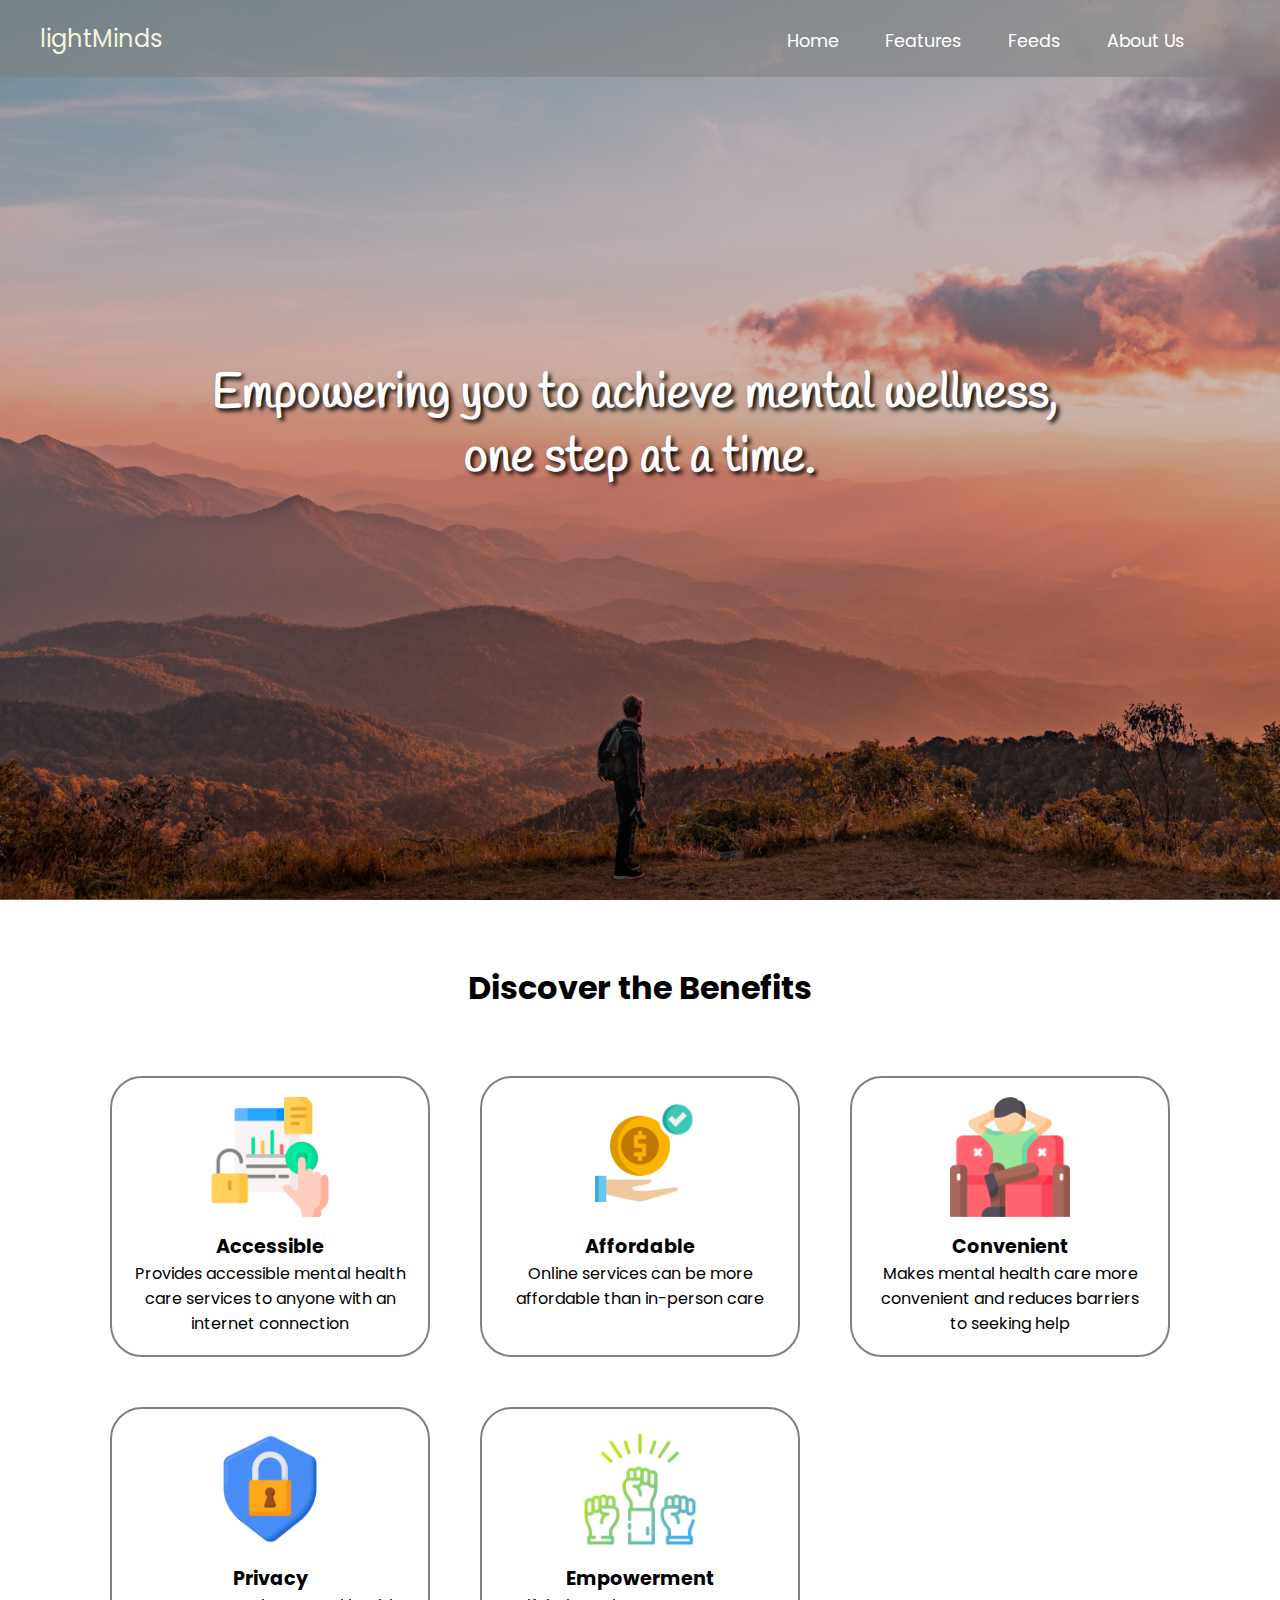
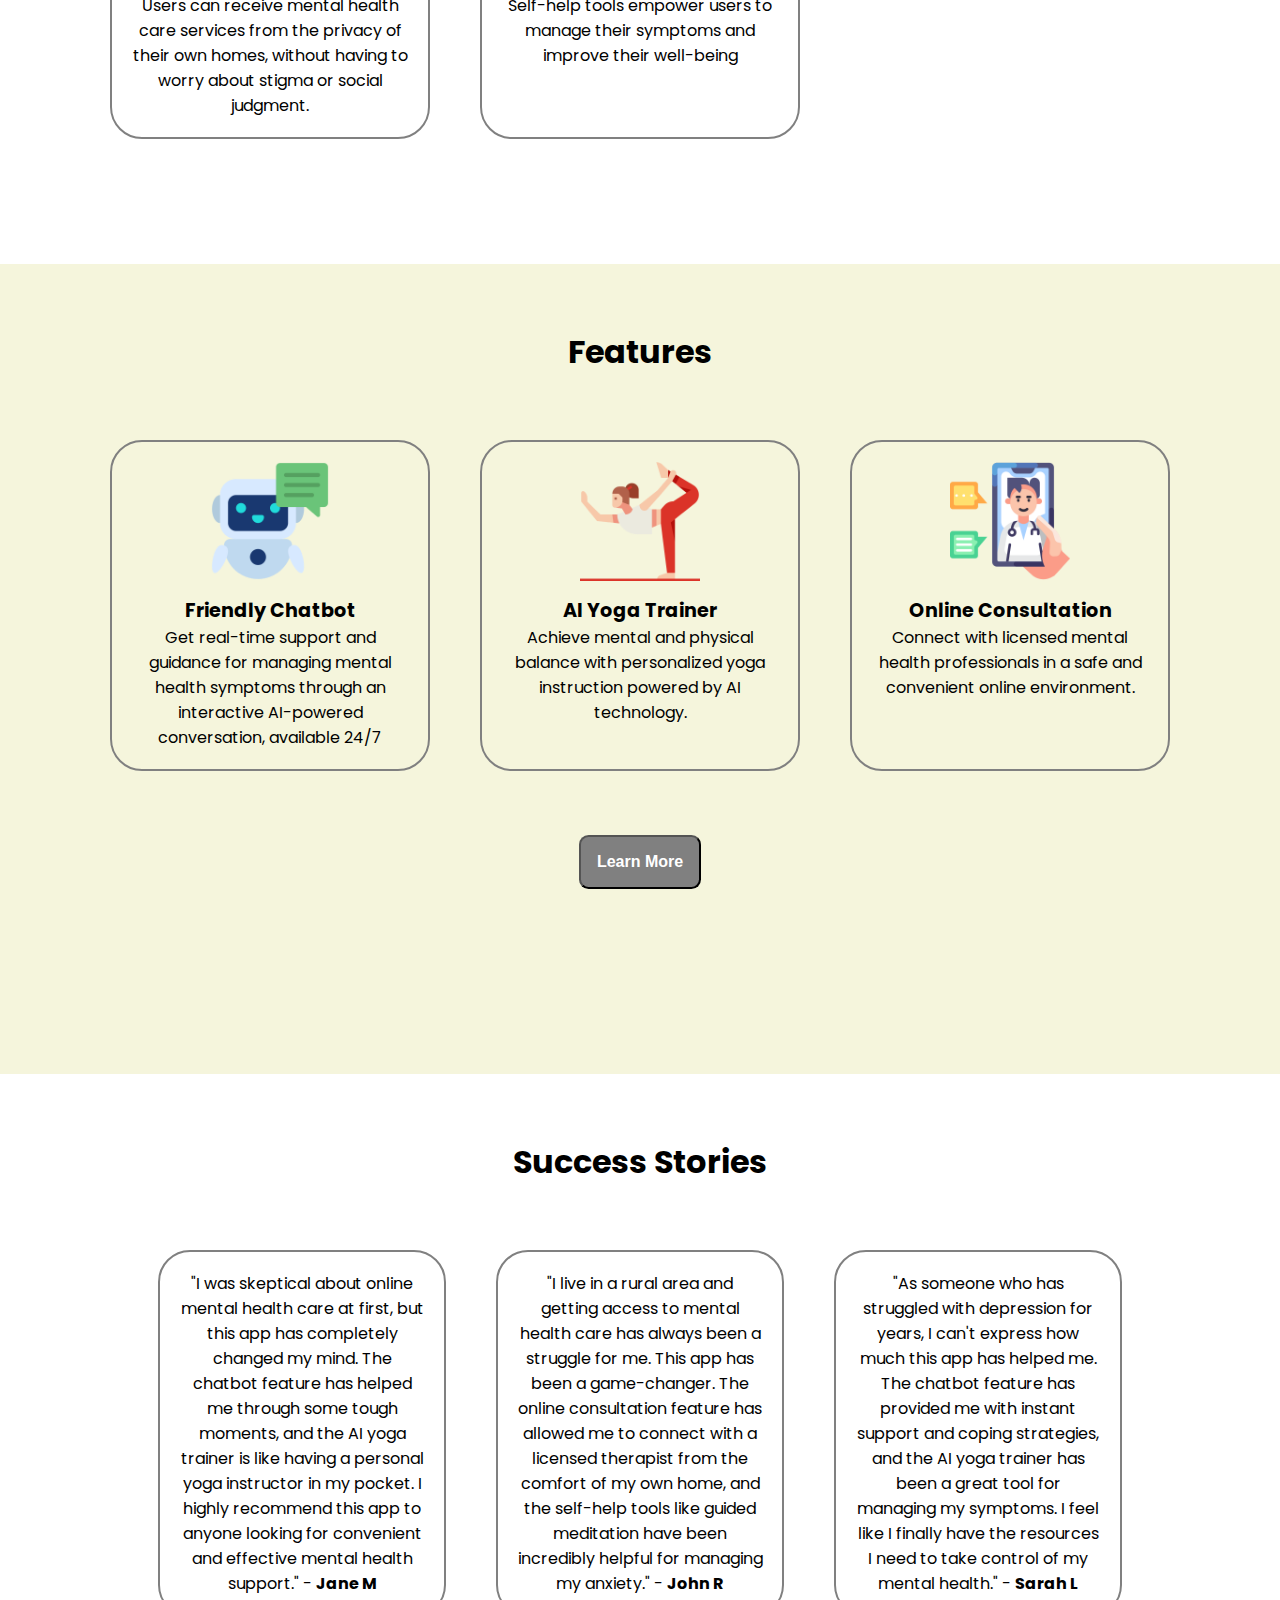
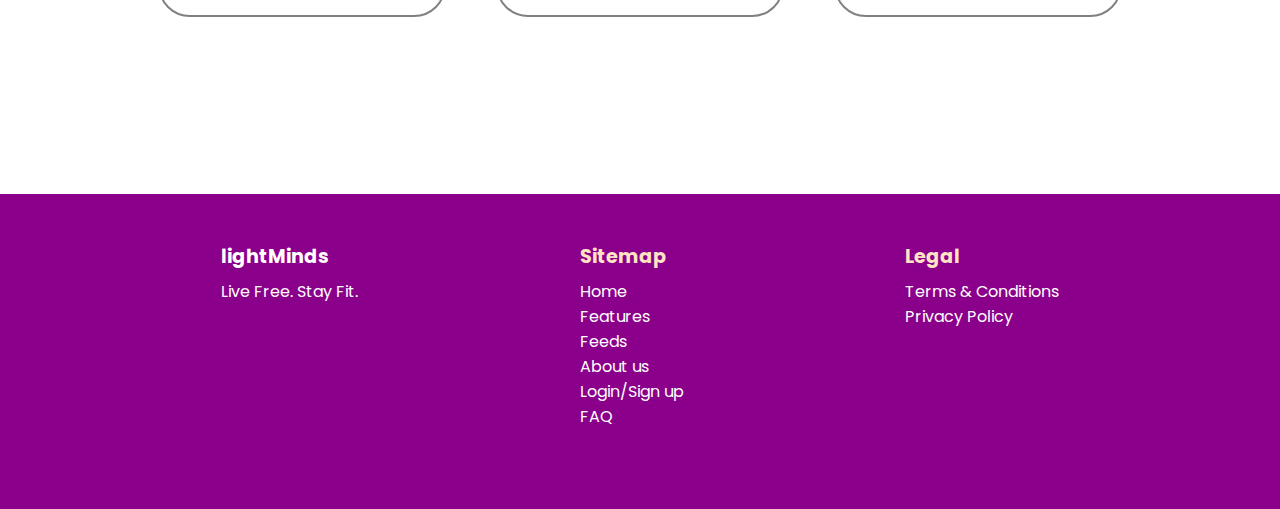
<file: index.html>
<!DOCTYPE html>
<html lang="en">
<head>
    <meta charset="UTF-8">
    <meta http-equiv="X-UA-Compatible" content="IE=edge">
    <meta name="viewport" content="width=device-width, initial-scale=1.0">
    <link rel="preconnect" href="https://fonts.googleapis.com">
    <link rel="preconnect" href="https://fonts.gstatic.com" crossorigin>
    <link href="https://fonts.googleapis.com/css2?family=Handlee&family=Poppins&display=swap" rel="stylesheet">
    <link rel="stylesheet" href="css/home.css">
    <title>Home Page</title>
</head>
<body>
    
    <main class="hero-img">
        <header>
            <a class="logo" href="home.html">light<span class="logo-span">Minds</span></a>
            <nav>
                <ul>
                    <li><a href="index.html">Home</a></li>
                    <li><a href="features.html">Features</a></li>
                    <li><a href="feeds.html">Feeds</a></li>
                    <li><a href="about.html">About Us</a></li>
                </ul>
            </nav>
        </header>
        <section class="hero">
            <pre>
                <h1>Empowering you to achieve mental wellness, 
one step at a time.</h1>
            </pre>
            </section>
  
        </main>        
    <section class="benefits">
        <h3>Discover the Benefits</h3>
        <div class="benefits-container">
                <div class="benefit-one">
                    <img width="120" height="120" src="images/home/easy-access.png" alt="">
                    <div class="desc">
                        <p class="bold-text">Accessible</p>
                        <p>Provides accessible mental health care services to anyone with an internet connection</p>
                    </div>
                </div>
                <div class="benefit-two"> 
                    <img width="120" height="120" src="images/home/affordable.png" alt="">
                    <div class="desc">
                        <p class="bold-text">Affordable</p>
                        <p>Online services can be more affordable than in-person care</p>
                    </div>
                </div>
                <div class="benefit-three">
                    <img width="120" height="120" src="images/home/convenient.png" alt="">
                    <div class="desc">
                        <p class="bold-text">Convenient</p>
                        <p> Makes mental health care more convenient and reduces barriers to seeking help</p>
                    </div>
                </div>
                <div class="benefit-four">
                    <img width="120" height="120" src="images/home/privacy.png" alt="">
                    <div class="desc">
                        <p class="bold-text">Privacy</p>
                        <p> Users can receive mental health care services from the privacy of their own homes, without having to worry about stigma or social judgment.</p>
                    </div>
                </div>
                <div class="benefit-five">
                    <img width="120" height="120" src="images/home/protest.png" alt="">
                    <div class="desc">
                        <p class="bold-text">Empowerment</p>
                        <p>Self-help tools empower users to manage their symptoms and improve their well-being</p>
                    </div>
                </div>
        </div>
    </section>
    <section class="features">
        <h3>Features</h3>
        <div class="features-container">
            <div class="feature one">
                <img width="120" height="120" src="images/home/chatbot.png" alt="">
                <div class="desc">
                    <p class="bold-text">Friendly Chatbot</p>
                    <p>Get real-time support and guidance for managing mental health symptoms through an interactive AI-powered conversation, available 24/7</p>
                </div>
            </div>

            <div class="feature two">
                <img width="120" height="120" src="images/home/yoga.png" alt="">
                <div class="desc">
                    <p class="bold-text">AI Yoga Trainer</p>
                    <p> Achieve mental and physical balance with personalized yoga instruction powered by AI technology.</p>
                </div>
            </div>

            <div class="feature three">
                <img width="120" height="120" src="images/home/online.png" alt="">
                <div class="desc">
                    <p class="bold-text">Online Consultation</p>
                    <p>Connect with licensed mental health professionals in a safe and convenient online environment.</p>
                </div>
            </div>
        </div>
        <div class="center">
            <button><a href="features.html">Learn More</a></button>
        </div>
    </section>
    <section class="testimonials">
        <h3>Success Stories</h3>
        <div class="testimonials-container">
            <div>
                <p>"I was skeptical about online mental health care at first, but this app has completely changed my mind. The chatbot feature has helped me through some tough moments, and the AI yoga trainer is like having a personal yoga instructor in my pocket. I highly recommend this app to anyone looking for convenient and effective mental health support." - <span class="user">Jane M</span></p>
            </div>
            <div>
                <p>"I live in a rural area and getting access to mental health care has always been a struggle for me. This app has been a game-changer. The online consultation feature has allowed me to connect with a licensed therapist from the comfort of my own home, and the self-help tools like guided meditation have been incredibly helpful for managing my anxiety." - <span class="user">John R</span></p>
            </div>
            <div>
                <p>"As someone who has struggled with depression for years, I can't express how much this app has helped me. The chatbot feature has provided me with instant support and coping strategies, and the AI yoga trainer has been a great tool for managing my symptoms. I feel like I finally have the resources I need to take control of my mental health." - <span class="user">Sarah L</span></p>
            </div>
        </div>
    </section>
    
    <footer>
        <div class="footer-container">
            <div>
                <a class="bold-text header" href="home.html">lightMinds</a>
                <div class="desc">
                    <p> Live Free. Stay Fit.</p>
                </div>
            </div>
            <div>
                <p class="bold-text header">Sitemap</p>
                <div class="desc">
                    <ul>
                        <li><a href="home.html">Home</a></li>
                        <li><a href="features.html">Features</a></li>
                        <li><a href="feeds.html">Feeds</a></li>
                        <li><a href="about.html">About us</a></li>
                        <li><a href="login.html">Login/Sign up</a></li>
                        <li><a href="faq.html">FAQ</a></li>
                    </ul>
                </div>
            </div>
            <div>
                <p class="bold-text header">Legal</p>
                <div class="desc">
                    <p><a href="">Terms & Conditions</a></p>
                    <p><a href="">Privacy Policy</a></p>
                </div>
            </div>
        </div>
    </footer>
</body>
</html>
</file>
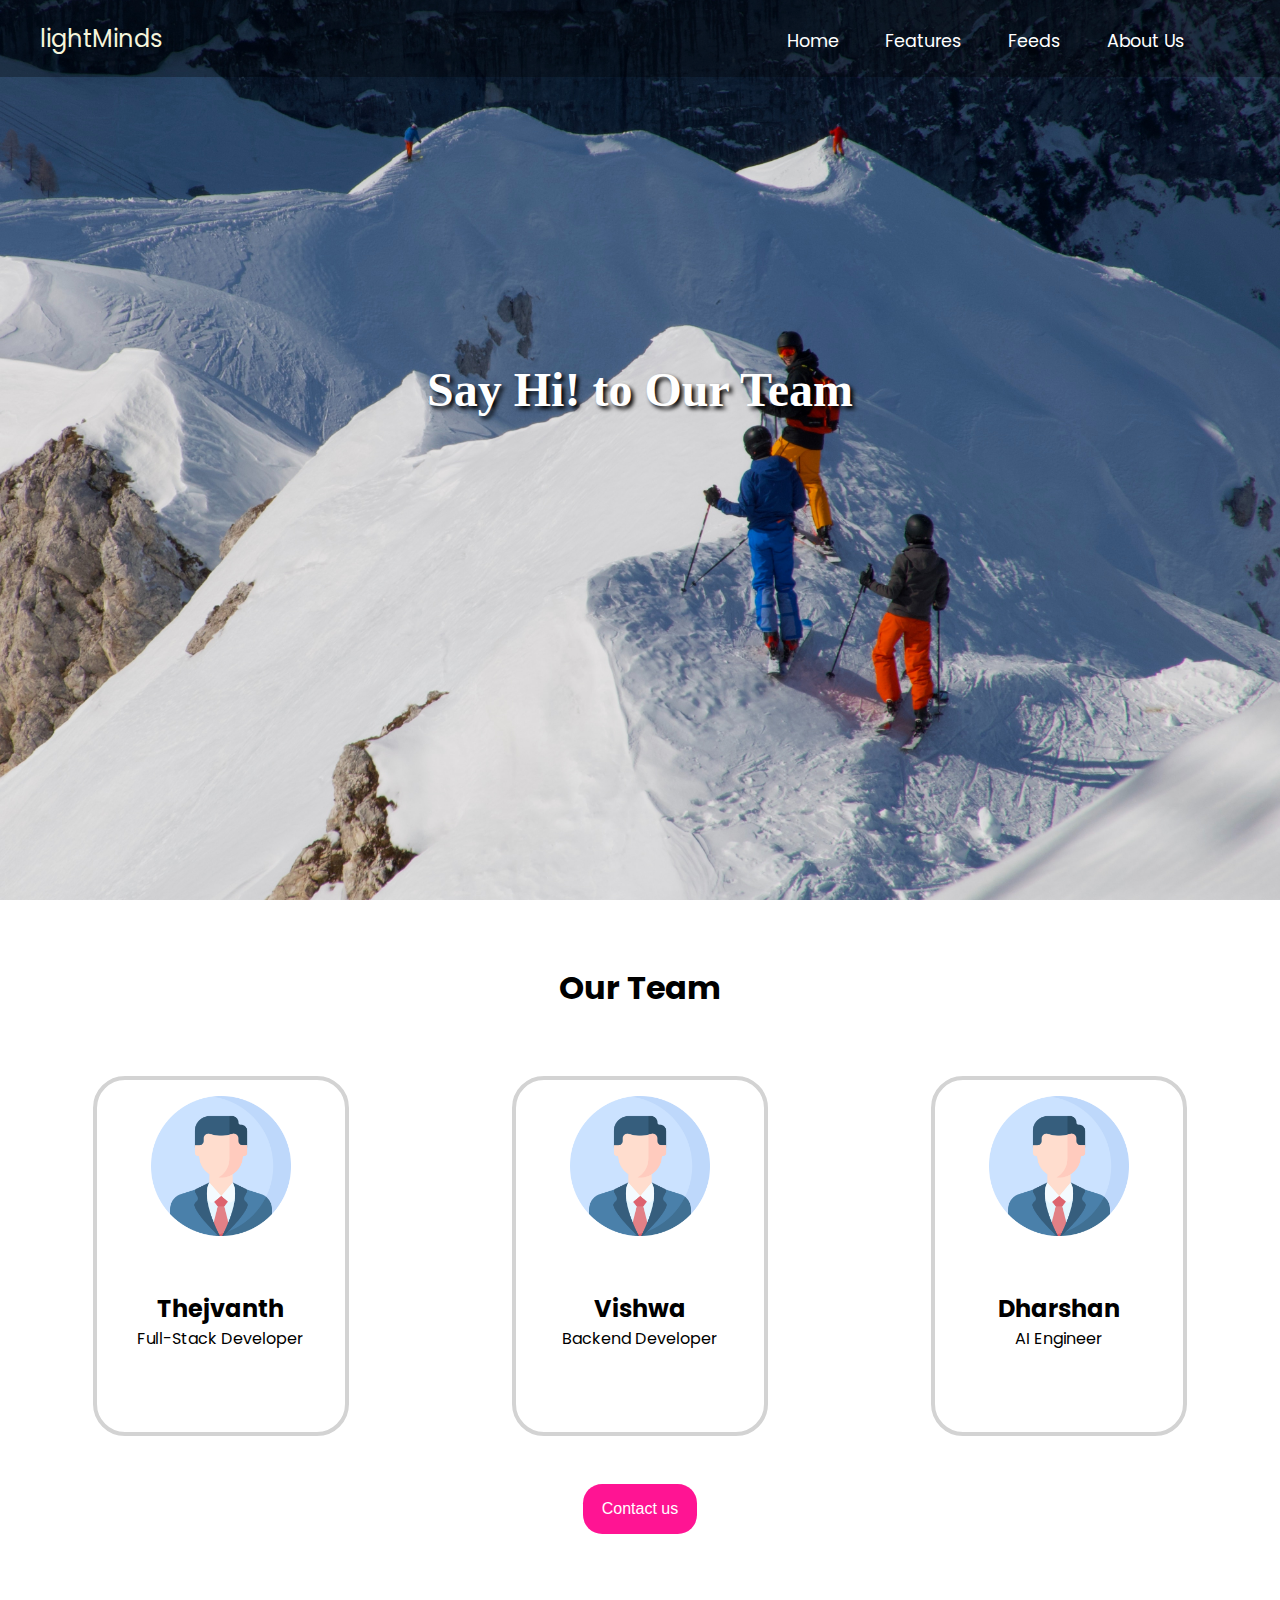
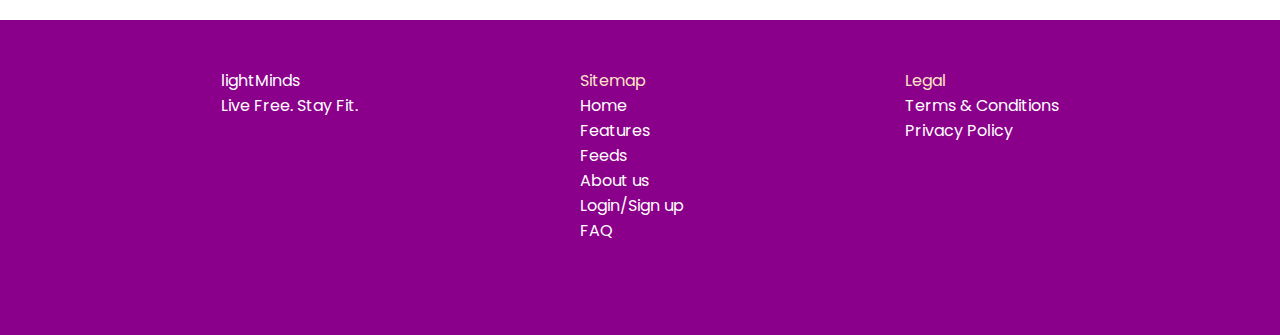
<file: about.html>
<!DOCTYPE html>
<html lang="en">
<head>
    <meta charset="UTF-8">
    <meta http-equiv="X-UA-Compatible" content="IE=edge">
    <meta name="viewport" content="width=device-width, initial-scale=1.0">
    <link rel="preconnect" href="https://fonts.googleapis.com">
    <link rel="preconnect" href="https://fonts.gstatic.com" crossorigin>
    <link href="https://fonts.googleapis.com/css2?family=Handlee&family=Poppins&display=swap" rel="stylesheet">
    <link rel="stylesheet" href="css/about.css">
    <title>Home Page</title>
</head>
<body>
    
    <main class="hero-img">
        <header>
            <a class="logo" href="home.html">light<span class="logo-span">Minds</span></a>
            <nav>
                <ul>
                    <li><a href="index.html">Home</a></li>
                    <li><a href="features.html">Features</a></li>
                    <li><a href="feeds.html">Feeds</a></li>
                    <li><a href="about.html">About Us</a></li>
                </ul>
            </nav>
        </header>
        <section class="hero">
            <pre>
                <h1>Say Hi! to Our Team</h1>
            </pre>
            </section>
  
        </main> 
        

        <!-- about section -->
        <section class="about">
            <h3>Our Team</h3>
            <div class="about-container">
                <div class="member">
                    <div class="member-img">
                        <img widht="140" height="140" src="images/about/profile.png" alt="">
                    </div>
                    <div class="member-details">
                        <p class="name">Thejvanth</p>
                        <p class="role">Full-Stack Developer</p>
                    </div>
                </div>

                <div class="member">
                    <div class="member-img">
                        <img widht="140" height="140" src="images/about/profile.png" alt="">
                    </div>
                    <div class="member-details">
                        <p class="name">Vishwa</p>
                        <p class="role">Backend Developer</p>
                    </div>
                </div>
                
                <div class="member">
                    <div class="member-img">
                        <img widht="140" height="140" src="images/about/profile.png" alt="">
                    </div>
                    <div class="member-details">
                        <p class="name">Dharshan</p>
                        <p class="role">AI Engineer</p>
                    </div>
                </div>
            </div>
            <div class="button-container">
                <button class="contact-btn">
                    <a href="mailto:sit21co032@sairamtap.edu.in">Contact us</a>
                </button>
            </div>
        </section>

        <!-- footer -->
        <footer>
            <div class="footer-container">
                <div>
                    <a class="bold-text header" href="home.html">lightMinds</a>
                    <div class="desc">
                        <p> Live Free. Stay Fit.</p>
                    </div>
                </div>
                <div>
                    <p class="bold-text header">Sitemap</p>
                    <div class="desc">
                        <ul>
                            <li><a href="home.html">Home</a></li>
                            <li><a href="features.html">Features</a></li>
                            <li><a href="feeds.html">Feeds</a></li>
                            <li><a href="about.html">About us</a></li>
                            <li><a href="login.html">Login/Sign up</a></li>
                            <li><a href="faq.html">FAQ</a></li>
                        </ul>
                    </div>
                </div>
                <div>
                    <p class="bold-text header">Legal</p>
                    <div class="desc">
                        <p><a href="">Terms & Conditions</a></p>
                        <p><a href="">Privacy Policy</a></p>
                    </div>
                </div>
            </div>
        </footer>

</body>
</html>
</file>
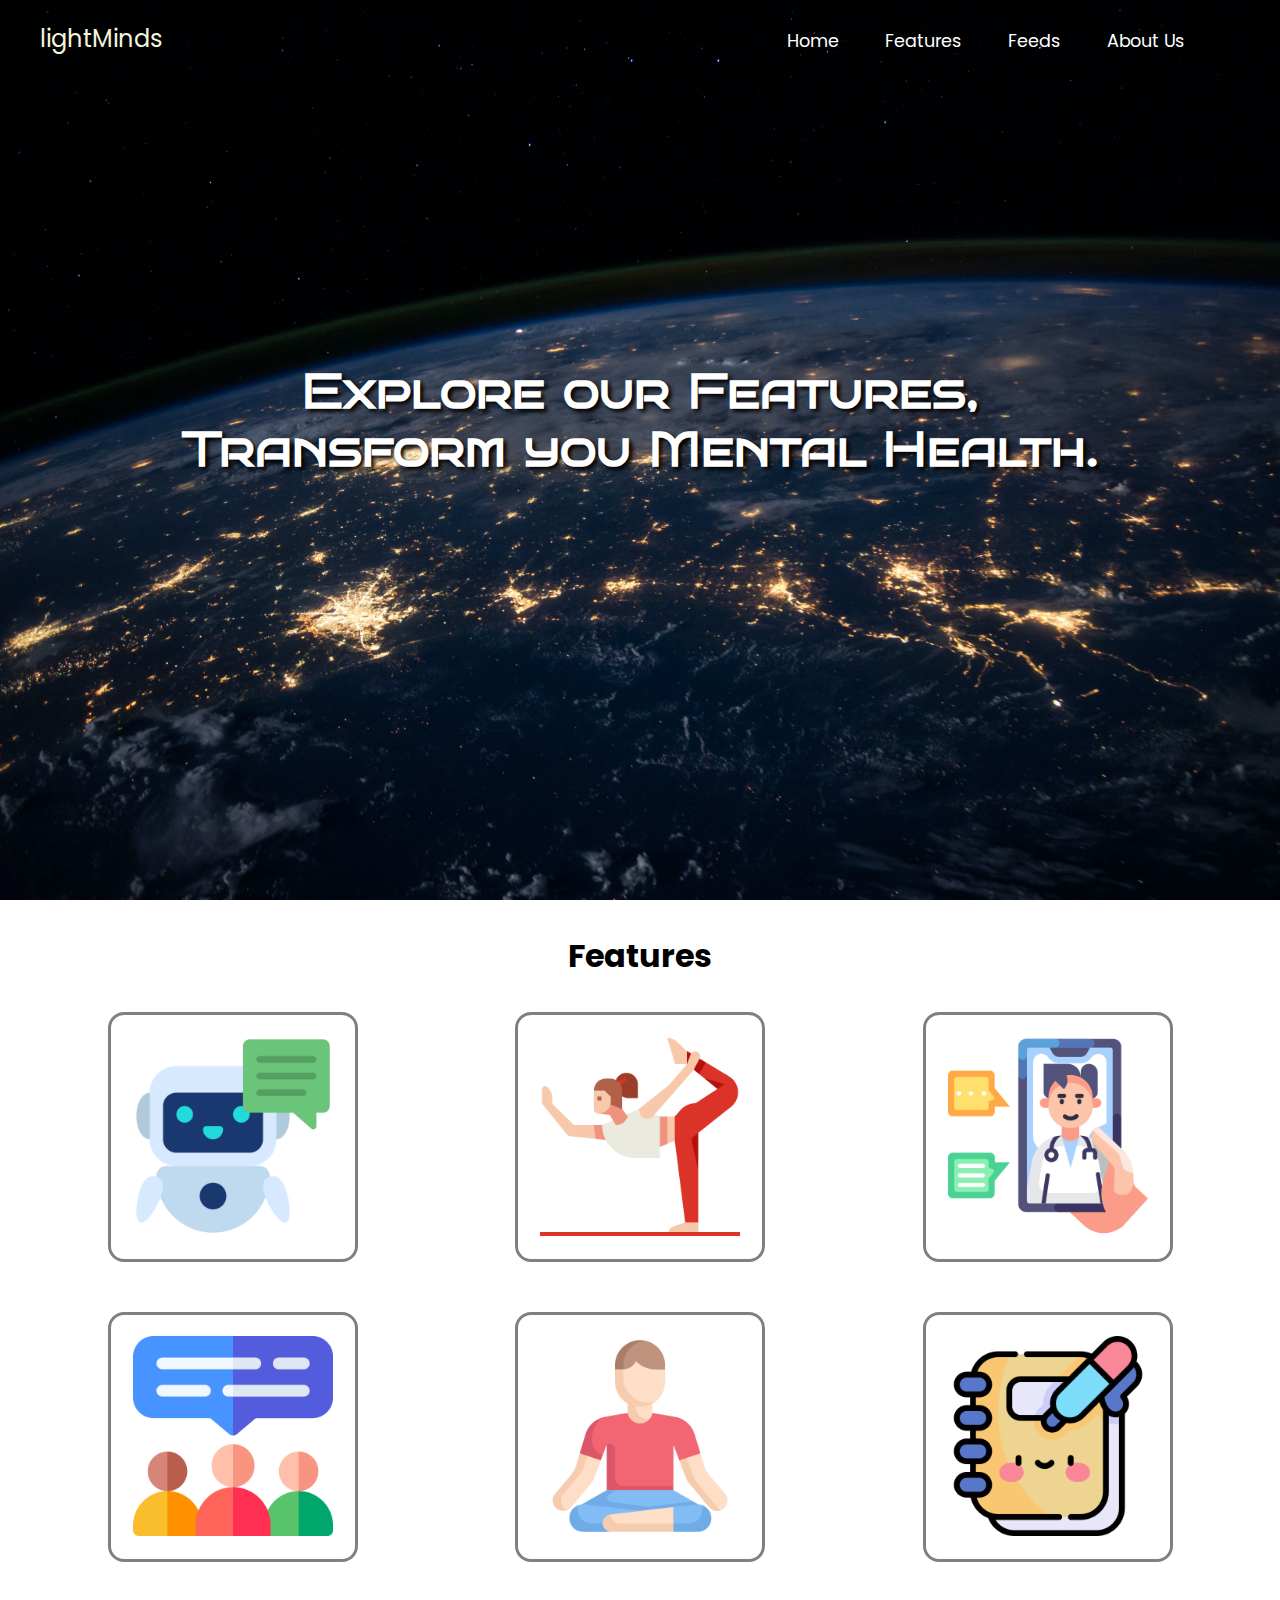
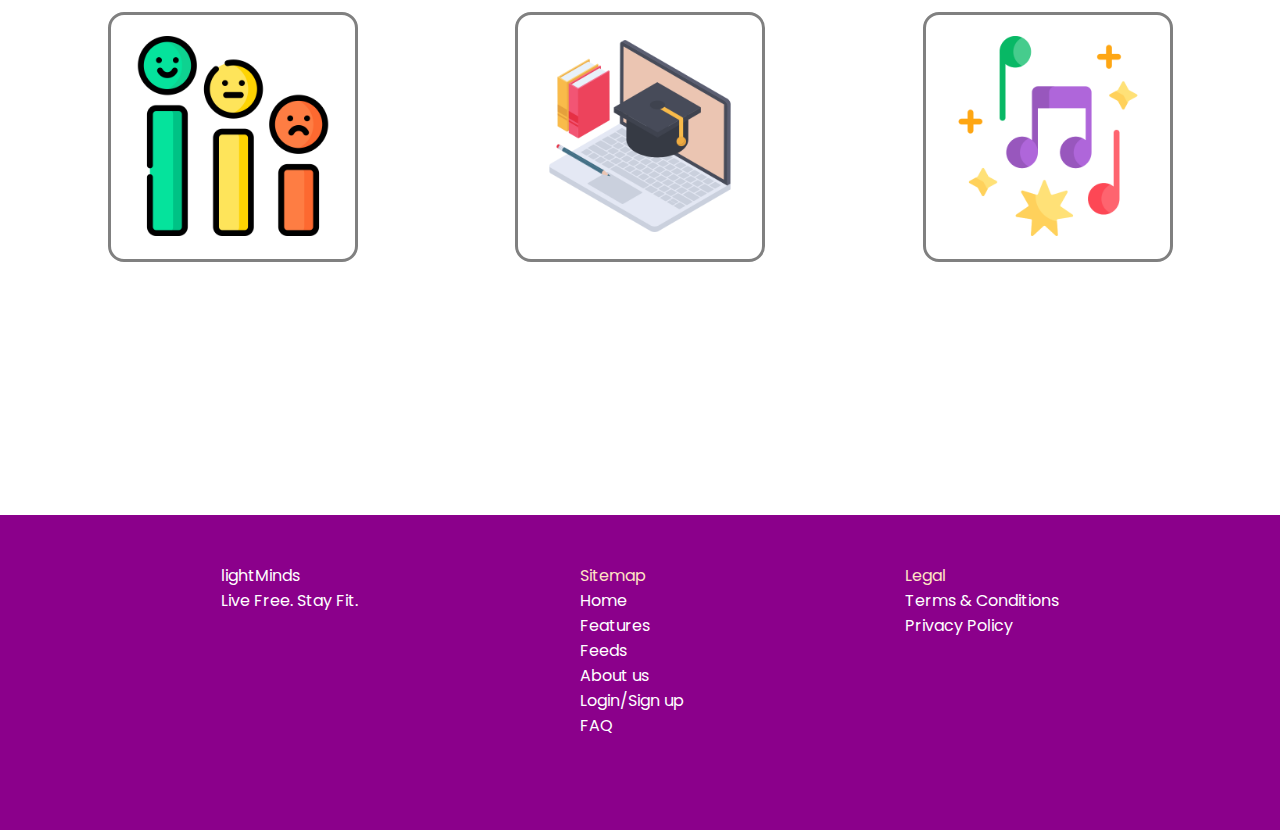
<file: features.html>
<!DOCTYPE html>
<html lang="en">
<head>
    <meta charset="UTF-8">
    <meta http-equiv="X-UA-Compatible" content="IE=edge">
    <meta name="viewport" content="width=device-width, initial-scale=1.0">
    <link rel="preconnect" href="https://fonts.googleapis.com">
    <link rel="preconnect" href="https://fonts.gstatic.com" crossorigin>
    <link href="https://fonts.googleapis.com/css2?family=Handlee&family=Poppins&display=swap" rel="stylesheet">
    <link href="https://fonts.googleapis.com/css2?family=Bruno+Ace+SC&display=swap" rel="stylesheet">
    <link rel="stylesheet" href="css/features.css">
    <title>Features</title>
</head>
<body>
    <main class="hero-img">
        <header>
            <a class="logo" href="home.html">light<span class="logo-span">Minds</span></a>
            <nav>
                <ul>
                    <li><a href="index.html">Home</a></li>
                    <li><a href="features.html">Features</a></li>
                    <li><a href="feeds.html">Feeds</a></li>
                    <li><a href="about.html">About Us</a></li>
                </ul>
            </nav>
        </header>
        <section class="hero">
            <pre>
                <h1>Explore our Features,
Transform you Mental Health.
                </h1>
            </pre>
            </section>
        </main>   

        <section class="features">
            <h3>Features</h3>   
            <div class="features-container">
                <!-- Feature cards -->
                <div class="feature one">
                    <a><img width="200" height="200" src="images/home/chatbot.png " alt=""></a>
                    <div class="about">
                        <h4>AI Chatbot</h4>
                    </div>
                </div> 

                <div class="feature two">
                    <a href=""><img width="200" height="200" src="images/home/yoga.png" alt=""></a>
                    <div class="about">
                        <pre>
                          <h4>AI Yoga
Trainer</h4>
                        </pre>
                    </div>
                </div>

                <div class="feature three">
                    <a href=""><img width="200" height="200" src="images/home/online.png" alt=""></a>
                    <div class="about">
                        <h4>Online Consultation</h4>
                    </div>
                </div>

                <div class="feature four">
                    <a href=""><img width="200" height="200" src="images/features/community.png" alt=""></a>
                    <div class="about">
                        <h4>Community Support</h4>
                    </div>
                </div>

                <div class="feature five">
                    <a href=""><img width="200" height="200" src="images/features/meditation.png" alt=""></a>
                    <div class="about">
                        <h4>Guided Meditation</h4>
                    </div>
                </div>

                <div class="feature six">
                    <a href=""><img width="200" height="200" src="images/features/journaling.png" alt=""></a>
                    <div class="about">
                        <h4>Daily Journals</h4>
                    </div>
                </div>

                <div class="feature seven">
                    <a href=""><img width="200" height="200" src="images/features/moods.png" alt=""></a>
                    <div class="about">
                        <h4>Mood Tracker</h4>
                    </div>
                </div>

                <div class="feature eight">
                    <a href=""><img width="200" height="200" src="images/features/elearning.png" alt=""></a>
                    <div class="about">
                        <h4>Daily Feeds</h4>
                    </div>
                </div>

                <div class="feature nine">
                    <a href=""><img width="200" height="200" src="images/features/music.png" alt=""></a>
                    <div class="about">
                        <h4>Zen-Mode</h4>
                    </div>
                </div>
            </div>
        </section>

        <footer>
            <div class="footer-container">
                <div>
                    <a class="bold-text header" href="home.html">lightMinds</a>
                    <div class="desc">
                        <p> Live Free. Stay Fit.</p>
                    </div>
                </div>
                <div>
                    <p class="bold-text header">Sitemap</p>
                    <div class="desc">
                        <ul>
                            <li><a href="home.html">Home</a></li>
                            <li><a href="features.html">Features</a></li>
                            <li><a href="feeds.html">Feeds</a></li>
                            <li><a href="about.html">About us</a></li>
                            <li><a href="login.html">Login/Sign up</a></li>
                            <li><a href="faq.html">FAQ</a></li>
                        </ul>
                    </div>
                </div>
                <div>
                    <p class="bold-text header">Legal</p>
                    <div class="desc">
                        <p><a href="">Terms & Conditions</a></p>
                        <p><a href="">Privacy Policy</a></p>
                    </div>
                </div>
            </div>
        </footer>
</body>
</html>
</file>
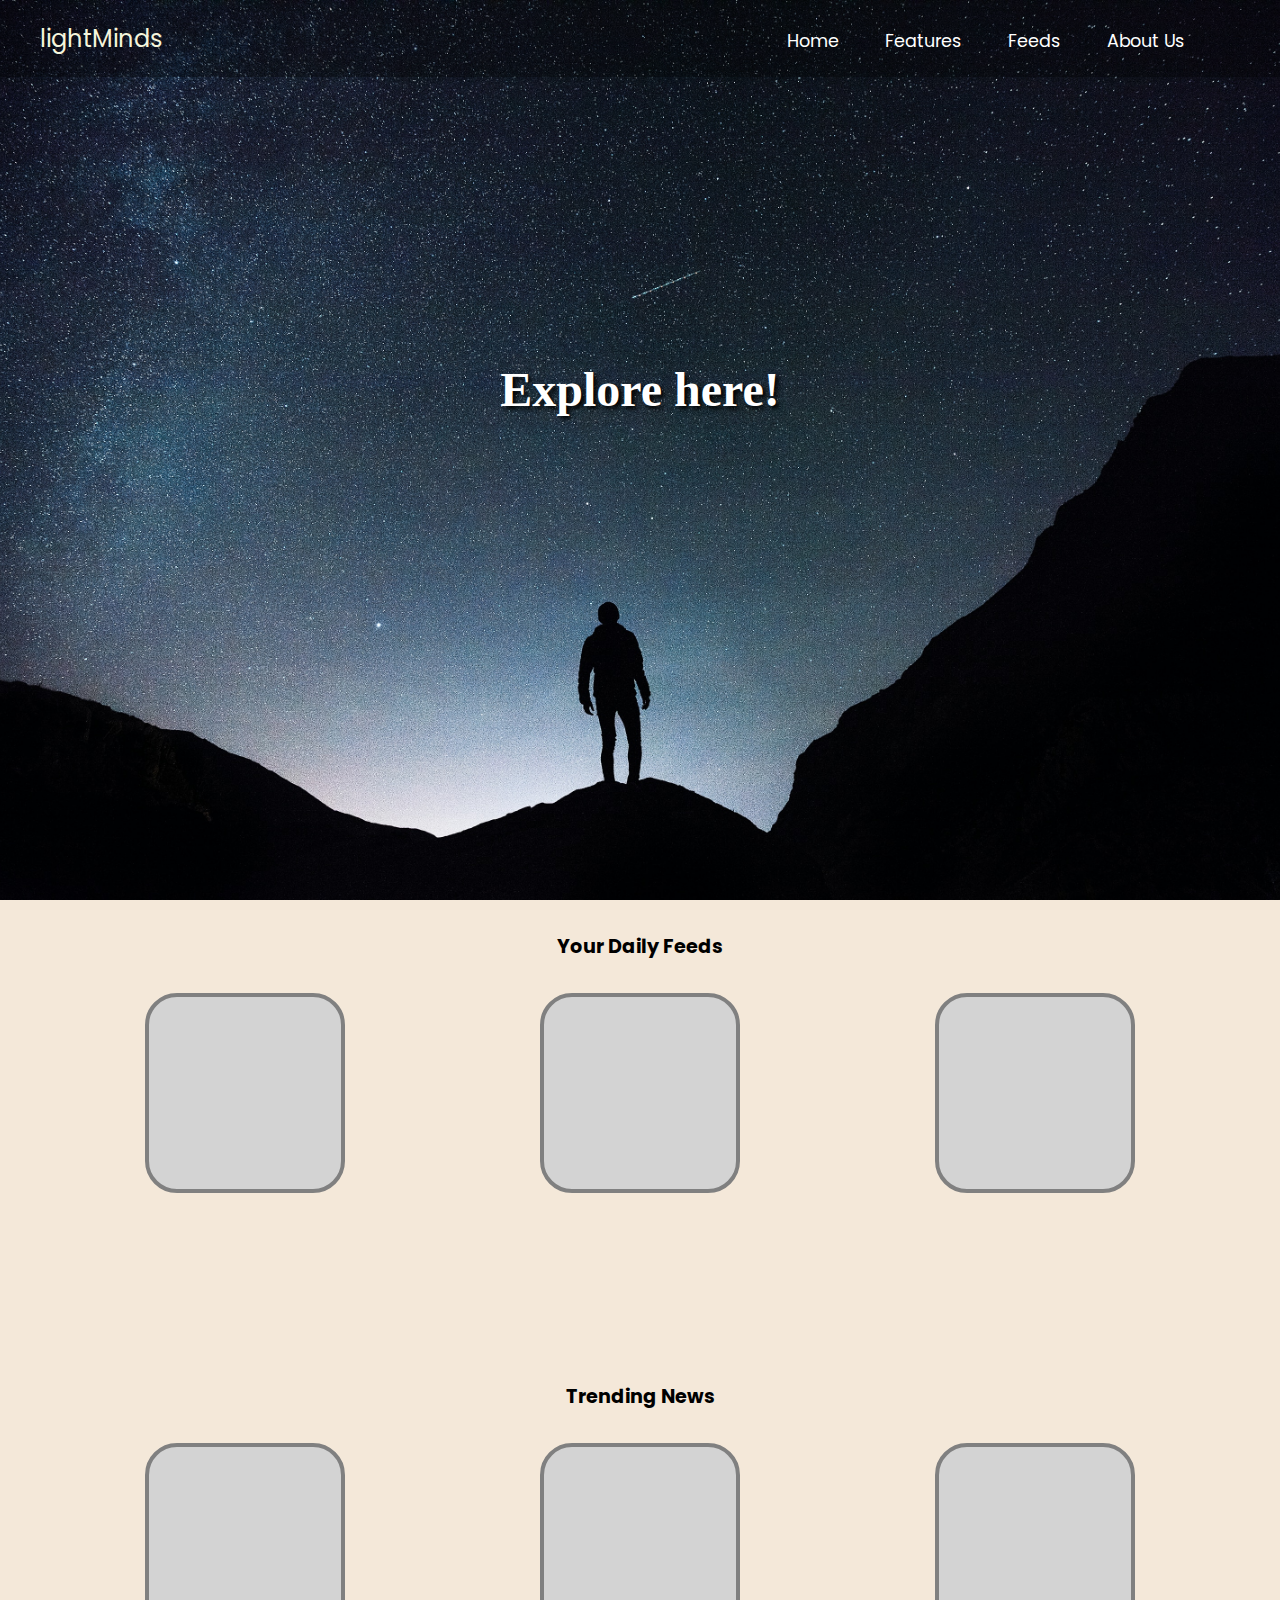
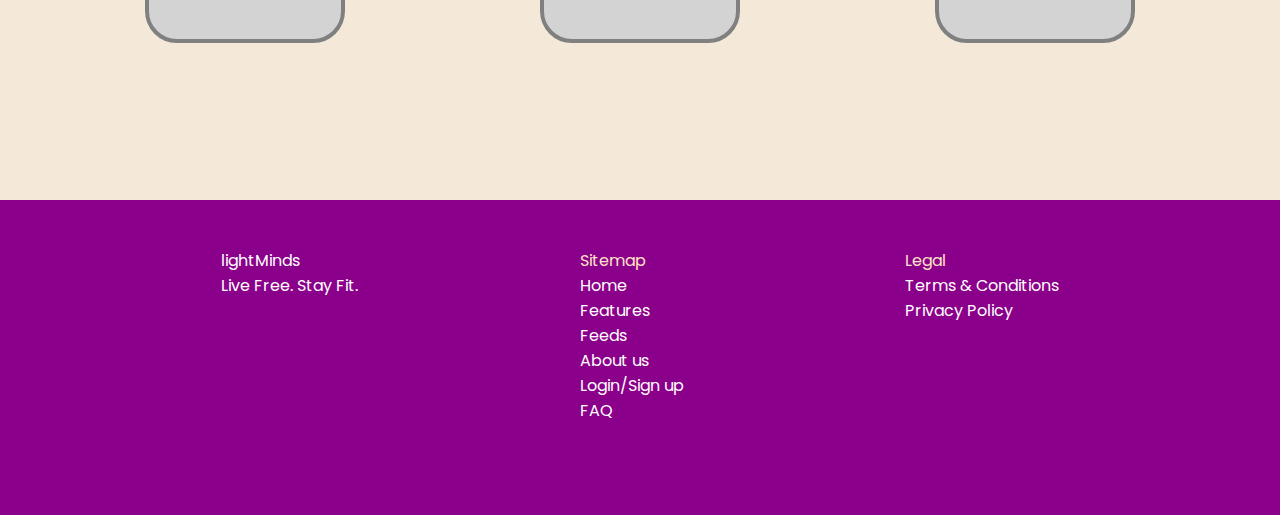
<file: feeds.html>
<!DOCTYPE html>
<html lang="en">
<head>
    <meta charset="UTF-8">
    <meta http-equiv="X-UA-Compatible" content="IE=edge">
    <meta name="viewport" content="width=device-width, initial-scale=1.0">
    <link rel="preconnect" href="https://fonts.gstatic.com" crossorigin>
    <link href="https://fonts.googleapis.com/css2?family=Handlee&family=Poppins&display=swap" rel="stylesheet">
    <link rel="stylesheet" href="css/feeds.css">
    <title>Feeds</title>
</head>
<body>
    <main class="hero-img">
        <header>
            <a class="logo" href="home.html">light<span class="logo-span">Minds</span></a>
            <nav>
                <ul>
                    <li><a href="index.html">Home</a></li>
                    <li><a href="features.html">Features</a></li>
                    <li><a href="feeds.html">Feeds</a></li>
                    <li><a href="about.html">About Us</a></li>
                </ul>
            </nav>
        </header>
        <section class="hero">
            <pre>
                <h1>Explore here!</h1>
            </pre>
        </section>
    </main>   

        <section  class="feeds">
            <div class="feeds-outer-container">
                <h3>Your Daily Feeds</h3>
                <div class="feeds-inner-container">
                    <div class="feed">

                    </div>
                    <div class="feed">

                    </div>
                    <div class="feed">

                    </div>
                </div>
            </div>
            <div class="feeds-outer-container">
                <h3>Trending News</h3>
                <div class="feeds-inner-container">
                    <div class="feed">

                    </div>
                    <div class="feed">

                    </div>
                    <div class="feed">

                    </div>
                </div>
            </div>

        </section>

        <footer>
            <div class="footer-container">
                <div>
                    <a class="bold-text header" href="home.html">lightMinds</a>
                    <div class="desc">
                        <p> Live Free. Stay Fit.</p>
                    </div>
                </div>
                <div>
                    <p class="bold-text header">Sitemap</p>
                    <div class="desc">
                        <ul>
                            <li><a href="home.html">Home</a></li>
                            <li><a href="features.html">Features</a></li>
                            <li><a href="feeds.html">Feeds</a></li>
                            <li><a href="about.html">About us</a></li>
                            <li><a href="login.html">Login/Sign up</a></li>
                            <li><a href="faq.html">FAQ</a></li>
                        </ul>
                    </div>
                </div>
                <div>
                    <p class="bold-text header">Legal</p>
                    <div class="desc">
                        <p><a href="">Terms & Conditions</a></p>
                        <p><a href="">Privacy Policy</a></p>
                    </div>
                </div>
            </div>
        </footer>
         
</body>
</html>
</file>
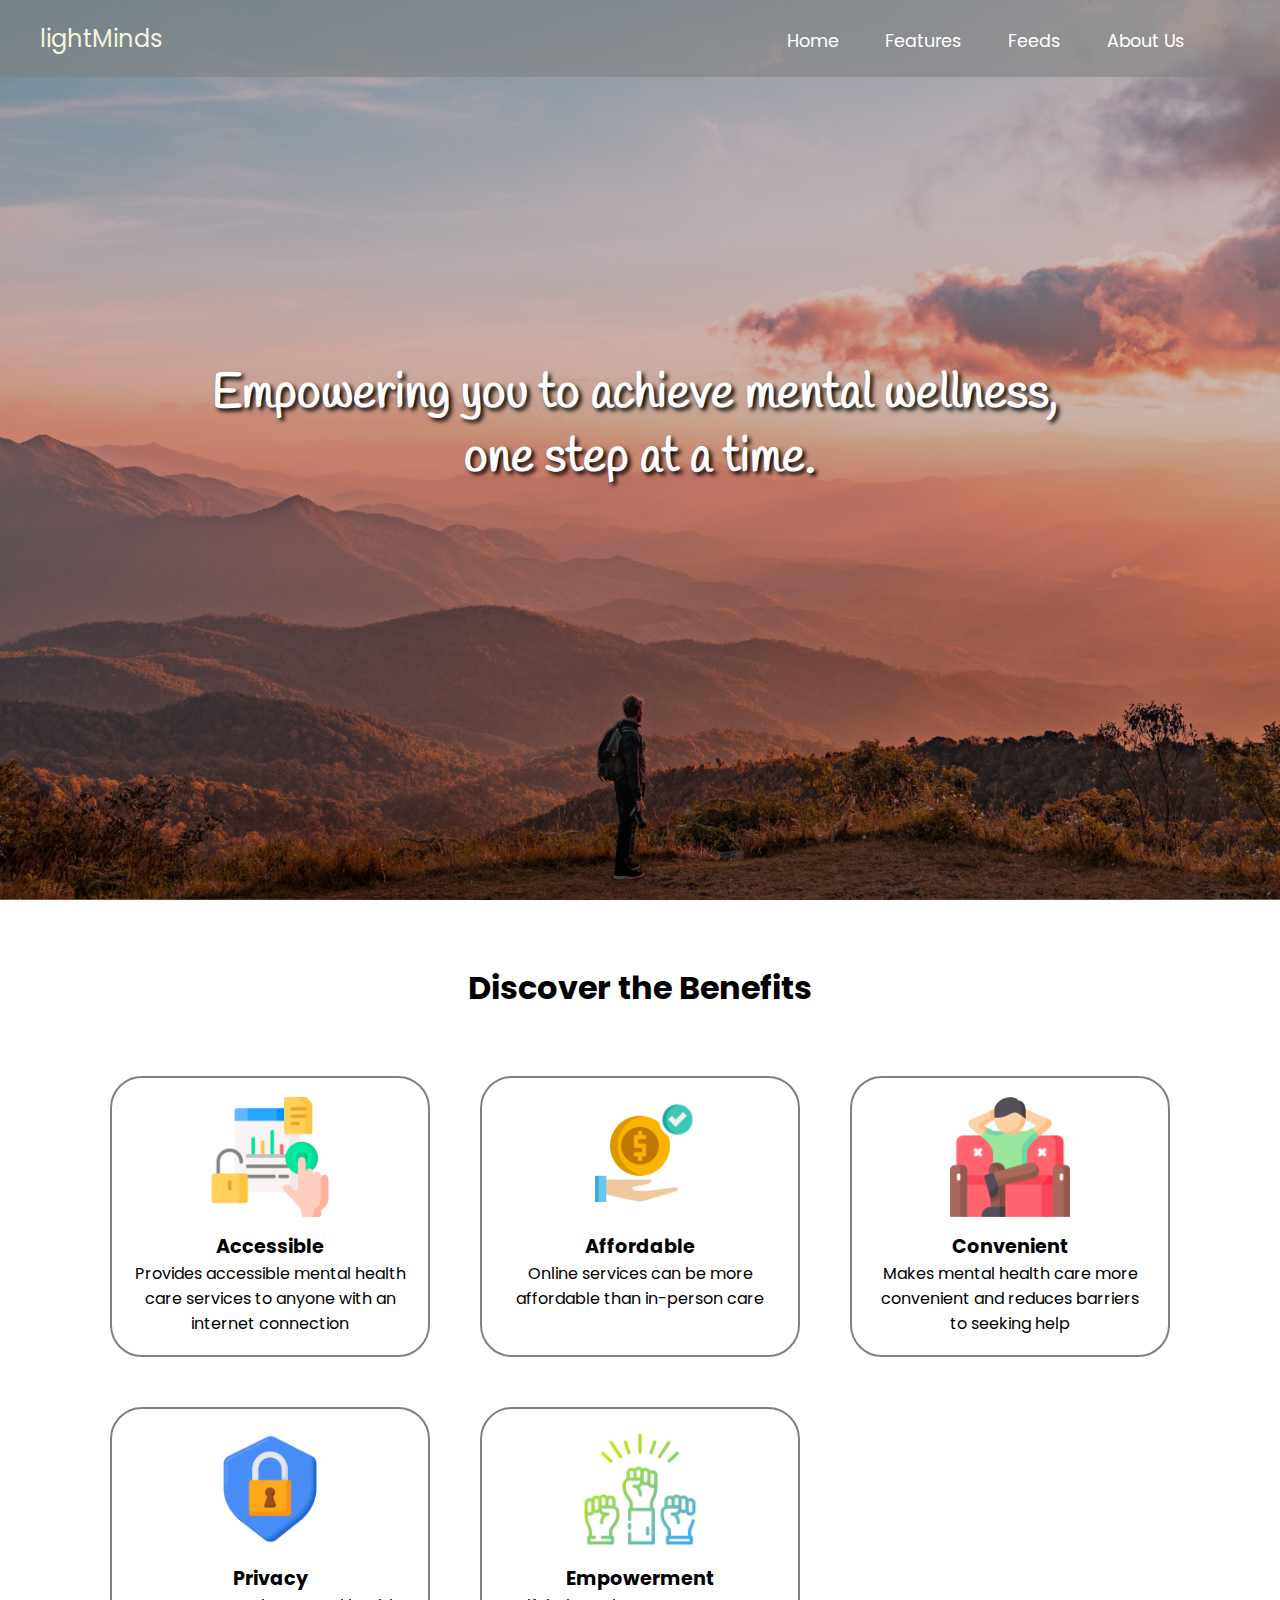
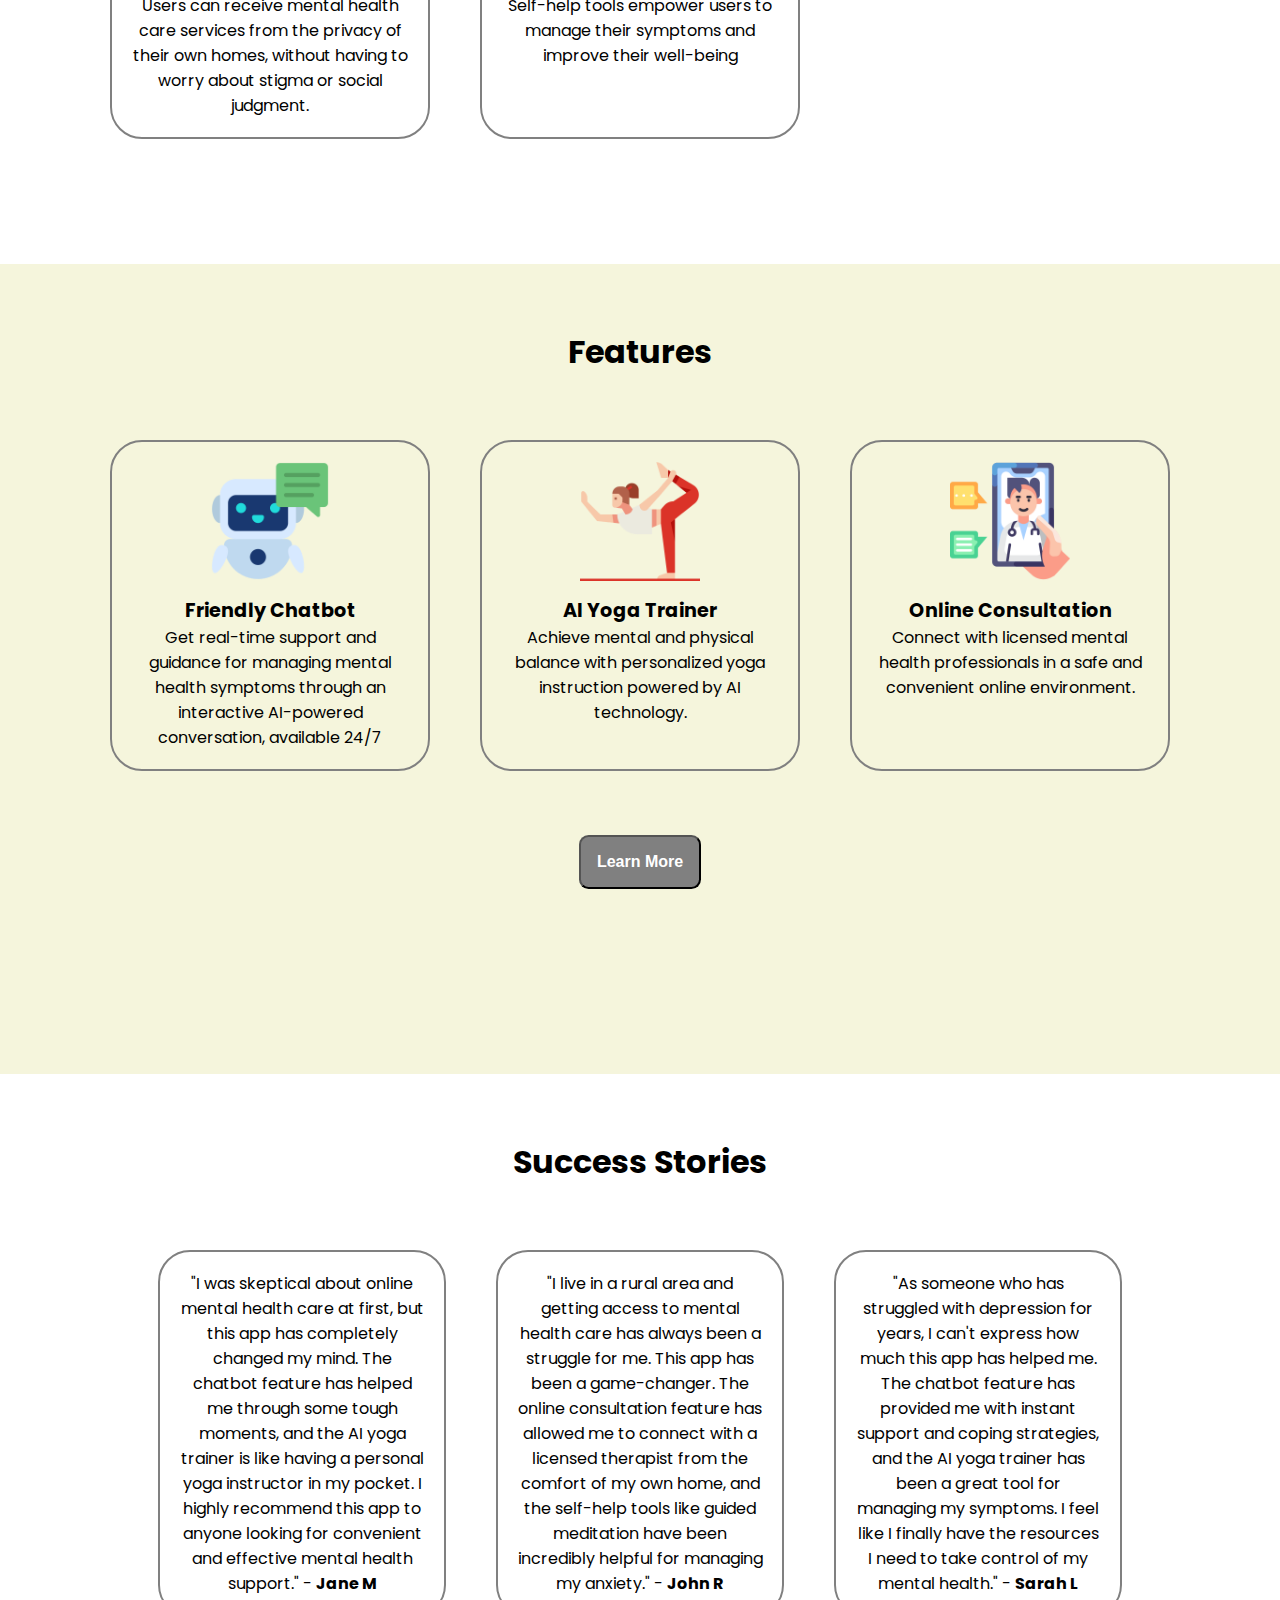
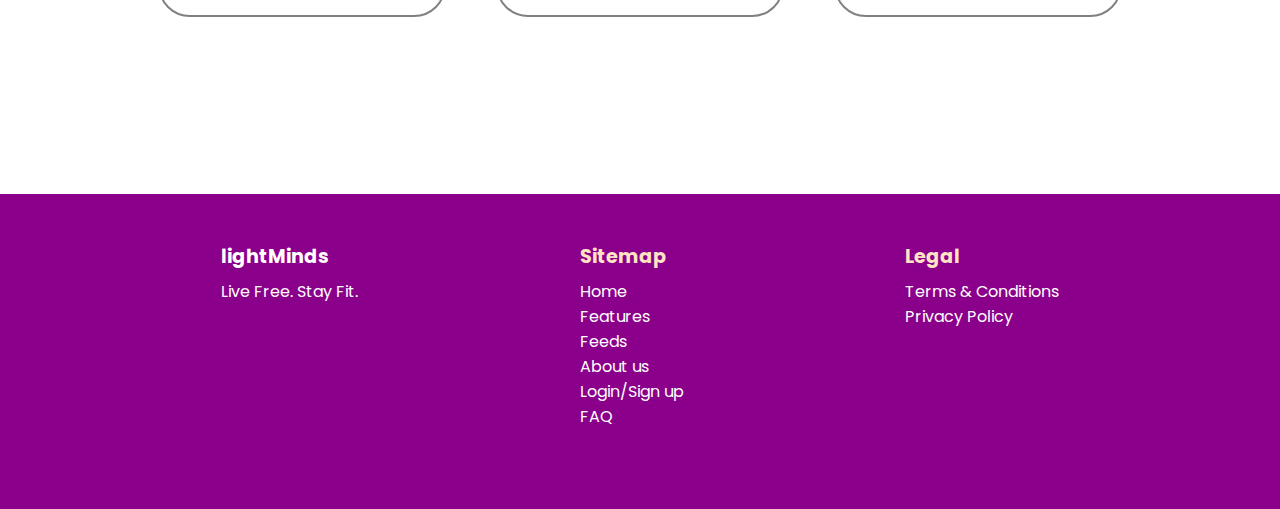
<file: home.html>
<!DOCTYPE html>
<html lang="en">
<head>
    <meta charset="UTF-8">
    <meta http-equiv="X-UA-Compatible" content="IE=edge">
    <meta name="viewport" content="width=device-width, initial-scale=1.0">
    <link rel="preconnect" href="https://fonts.googleapis.com">
    <link rel="preconnect" href="https://fonts.gstatic.com" crossorigin>
    <link href="https://fonts.googleapis.com/css2?family=Handlee&family=Poppins&display=swap" rel="stylesheet">
    <link rel="stylesheet" href="css/home.css">
    <title>Home Page</title>
</head>
<body>
    
    <main class="hero-img">
        <header>
            <a class="logo" href="home.html">light<span class="logo-span">Minds</span></a>
            <nav>
                <ul>
                    <li><a href="home.html">Home</a></li>
                    <li><a href="features.html">Features</a></li>
                    <li><a href="feeds.html">Feeds</a></li>
                    <li><a href="about.html">About Us</a></li>
                </ul>
            </nav>
        </header>
        <section class="hero">
            <pre>
                <h1>Empowering you to achieve mental wellness, 
one step at a time.</h1>
            </pre>
            </section>
  
        </main>        
    <section class="benefits">
        <h3>Discover the Benefits</h3>
        <div class="benefits-container">
                <div class="benefit-one">
                    <img width="120" height="120" src="images/home/easy-access.png" alt="">
                    <div class="desc">
                        <p class="bold-text">Accessible</p>
                        <p>Provides accessible mental health care services to anyone with an internet connection</p>
                    </div>
                </div>
                <div class="benefit-two"> 
                    <img width="120" height="120" src="images/home/affordable.png" alt="">
                    <div class="desc">
                        <p class="bold-text">Affordable</p>
                        <p>Online services can be more affordable than in-person care</p>
                    </div>
                </div>
                <div class="benefit-three">
                    <img width="120" height="120" src="images/home/convenient.png" alt="">
                    <div class="desc">
                        <p class="bold-text">Convenient</p>
                        <p> Makes mental health care more convenient and reduces barriers to seeking help</p>
                    </div>
                </div>
                <div class="benefit-four">
                    <img width="120" height="120" src="images/home/privacy.png" alt="">
                    <div class="desc">
                        <p class="bold-text">Privacy</p>
                        <p> Users can receive mental health care services from the privacy of their own homes, without having to worry about stigma or social judgment.</p>
                    </div>
                </div>
                <div class="benefit-five">
                    <img width="120" height="120" src="images/home/protest.png" alt="">
                    <div class="desc">
                        <p class="bold-text">Empowerment</p>
                        <p>Self-help tools empower users to manage their symptoms and improve their well-being</p>
                    </div>
                </div>
        </div>
    </section>
    <section class="features">
        <h3>Features</h3>
        <div class="features-container">
            <div class="feature one">
                <img width="120" height="120" src="images/home/chatbot.png" alt="">
                <div class="desc">
                    <p class="bold-text">Friendly Chatbot</p>
                    <p>Get real-time support and guidance for managing mental health symptoms through an interactive AI-powered conversation, available 24/7</p>
                </div>
            </div>

            <div class="feature two">
                <img width="120" height="120" src="images/home/yoga.png" alt="">
                <div class="desc">
                    <p class="bold-text">AI Yoga Trainer</p>
                    <p> Achieve mental and physical balance with personalized yoga instruction powered by AI technology.</p>
                </div>
            </div>

            <div class="feature three">
                <img width="120" height="120" src="images/home/online.png" alt="">
                <div class="desc">
                    <p class="bold-text">Online Consultation</p>
                    <p>Connect with licensed mental health professionals in a safe and convenient online environment.</p>
                </div>
            </div>
        </div>
        <div class="center">
            <button><a href="features.html">Learn More</a></button>
        </div>
    </section>
    <section class="testimonials">
        <h3>Success Stories</h3>
        <div class="testimonials-container">
            <div>
                <p>"I was skeptical about online mental health care at first, but this app has completely changed my mind. The chatbot feature has helped me through some tough moments, and the AI yoga trainer is like having a personal yoga instructor in my pocket. I highly recommend this app to anyone looking for convenient and effective mental health support." - <span class="user">Jane M</span></p>
            </div>
            <div>
                <p>"I live in a rural area and getting access to mental health care has always been a struggle for me. This app has been a game-changer. The online consultation feature has allowed me to connect with a licensed therapist from the comfort of my own home, and the self-help tools like guided meditation have been incredibly helpful for managing my anxiety." - <span class="user">John R</span></p>
            </div>
            <div>
                <p>"As someone who has struggled with depression for years, I can't express how much this app has helped me. The chatbot feature has provided me with instant support and coping strategies, and the AI yoga trainer has been a great tool for managing my symptoms. I feel like I finally have the resources I need to take control of my mental health." - <span class="user">Sarah L</span></p>
            </div>
        </div>
    </section>
    
    <footer>
        <div class="footer-container">
            <div>
                <a class="bold-text header" href="home.html">lightMinds</a>
                <div class="desc">
                    <p> Live Free. Stay Fit.</p>
                </div>
            </div>
            <div>
                <p class="bold-text header">Sitemap</p>
                <div class="desc">
                    <ul>
                        <li><a href="home.html">Home</a></li>
                        <li><a href="features.html">Features</a></li>
                        <li><a href="feeds.html">Feeds</a></li>
                        <li><a href="about.html">About us</a></li>
                        <li><a href="login.html">Login/Sign up</a></li>
                        <li><a href="faq.html">FAQ</a></li>
                    </ul>
                </div>
            </div>
            <div>
                <p class="bold-text header">Legal</p>
                <div class="desc">
                    <p><a href="">Terms & Conditions</a></p>
                    <p><a href="">Privacy Policy</a></p>
                </div>
            </div>
        </div>
    </footer>
</body>
</html>
</file>
<file: css/home.css>
* {
    padding: 0;
    margin: 0;
    box-sizing: border-box;
}

html {
    font-family: "Poppins", sans-serif;
    scroll-behavior: smooth;
}

a.logo {
    color: beige;
    text-decoration: none;
    font-size: 1.5rem;
    display: inline-block;
    margin: 0.8rem 2rem;
}

.hero-img { 
    /*    */
    background-image: linear-gradient(rgba(141, 109, 109, 0.37), rgba(0, 0, 0, 0.266)), url(../images/home/home-hero-img.jpg);
    background-repeat: no-repeat;
    background-size: cover;
    background-position: center;
    height: 100vh;
    width: 100%;
    /* position: absolute;
    z-index: -1; */
}


header {
    background-color: rgba(128, 128, 128, 0.595);
    padding: 0.5rem;
}

nav {
    float: right;
    margin-right: 4rem;
    /* background-color: black; */
}

nav li {
    float: left;
    /* clear: left; */
    list-style-type: none;
}

nav li > a {
    display: block;
    color: white;
    text-align: center;
    padding: 20px 23px;
    text-decoration: none;
    font-size: 1.1rem;
}

nav li > a:hover {
    text-decoration: underline;
    color: rgb(1, 1, 1);
    /* background-color: rgb(126, 189, 238); */
}

h1 {
    font-size: 3rem;
    font-family: "Handlee", cursive;
    color: white;
    text-shadow: 3px 3px 4px black;
    text-align: center;
    margin: 30vh auto;
}

.benefits {
    width: 100%;
    height: 100vh;
}

.benefits h3 {
    font-size: 2rem;
    text-align: center;
    margin: 4rem auto;
}

.benefits-container, .features-container, .testimonials-container {
    display: grid;
    gap: 50px;
    grid-template-columns: 25% 25% 25%;
    justify-content: center;
    align-content: space-evenly;
}

.benefits-container > div, .features-container > div.feature, .testimonials-container > div{
    border: 2px solid grey;
    border-radius: 2rem;
    overflow: auto;
    padding: 1.2rem;
    text-align: center;
}

.benefits-container > div:hover {
    color: white;
    background-color: rgb(65, 63, 63);
    transform: scale(1.1, 1.1);
}

.bold-text {
    font-weight: bold;
    font-size: 1.2rem;
}

.features {
    background-color: beige;
    width: 100%;
    height: 90vh;
}

.features-container > div:hover {
    color: aqua;
    background-color: darkslateblue;
    transform: scale(1.1, 1.1);
}

.features > h3, .testimonials > h3 {
    text-align: center;
    font-size: 2rem;
    padding: 4rem;
}

div.desc {
    margin-top: 0.5rem;
}

.features button {
    /* display: inline-block; */
    background-color: grey;
    padding: 1rem;
    border-radius: 0.6rem;
    text-align: center;
    margin: 4rem 0;
}

.features button > a {
    color: #fff;
    display: block;
    font-weight: bold;
    font-size: 1rem;
    text-decoration: none;
}

/* bug here */
/* .features button:hover {
    background-color: white;
    border: 2px solid grey;
    color: grey;
}

.features a:hover {
    display: block;
    color: grey;

} */

.features button:hover {
    background-color: purple;
}

.center{
    display: flex;
    justify-content: center;
}

.testimonials {
    width: 100%;
    height: 80vh;
}

.testimonials-container {
    grid-template-columns: 25% 25% 25%;
    padding: 0 4rem;
}

.testimonials-container > div:hover {
    box-shadow: 3px 3px 6px grey, -3px -3px 6px aqua;
    transform: rotate(5deg);

}


.user {
    font-weight: bold;
}

/* footer styles */

footer {
    height: 35vh;
    width: 100%;
    /* margin-top: 20rem; */
    background-color: darkmagenta;
    color: white;
}

footer > div {
    padding-top: 3rem;
}

.footer-container {
    display: flex;
    justify-content: space-evenly;
}

.footer-container ul{
    list-style-type: none;
}

.footer-container a {
    text-decoration: none;
    color: #fff;
}

.footer-container a:hover {
    color: aquamarine;
}

.header {
    color: bisque;
}
</file>
<file: css/about.css>
* {
    padding: 0;
    margin: 0;
    box-sizing: border-box;
}

html {
    font-family: "Poppins", sans-serif;
    scroll-behavior: smooth;
}


/* hero styles */

a.logo {
    color: beige;
    text-decoration: none;
    font-size: 1.5rem;
    display: inline-block;
    margin: 0.8rem 2rem;
}

a.logo:hover {
    text-shadow: 2px 2px 7px aqua, -2px -2px 7px aqua;
}

.hero-img { 
    background-image: url(../images/about/team.jpg);
    /* filter: blur(1px); */
    background-repeat: no-repeat;
    background-size: cover;
    background-position: center;
    height: 100vh;
    width: 100%;
}


header {
    /* background-color: rgba(128, 128, 128, 0.595); */
    padding: 0.5rem;
    background-color: rgba(0, 0, 0, 0.3);
}

header h1 {
    line-height: 1.5;
}

nav {
    float: right;
    margin-right: 4rem;
    /* background-color: black; */
}

nav li {
    float: left;
    /* clear: left; */
    list-style-type: none;
}

nav li > a {
    display: block;
    color: white;
    text-align: center;
    padding: 20px 23px;
    text-decoration: none;
    font-size: 1.1rem;
}

nav li > a:hover {
    text-decoration: underline;
    color: aqua;
    /* background-color: rgb(126, 189, 238); */
}

h1 {
    font-size: 3rem;
    font-family: "Bruno Ace SC", cursive;;
    color: white;
    text-shadow: 3px 3px 4px black;
    text-align: center;
    margin: 30vh auto;
}

/* about section styles */

.about {
    width: 100%;
    height: 80vh;
}

.about > .about-container {
    display: grid;
    gap: 70px;
    grid-template-columns: auto auto auto;
    justify-content: space-evenly;
}

.about .member {
    width: 20vw;
    height: 40vh;
    border: 4px solid lightgrey; 
    border-radius: 2rem;
    /* padding-bottom: 3rem; */
}

.member-img {
    display: flex;
    padding-top: 1rem;
    justify-content: center;
    align-content: center;
}

.about h3 {
    font-size: 2rem;
    padding: 4rem 0;
    text-align: center;
}

.member .member-img {
    width: 80%;
    height: 60%;
    margin: auto;
}
.member .member-details {
    width: 80%;
    height: 40%;
    text-align: center;
    margin: auto;
}

.member .name {
    font-size: 1.5rem;
    font-weight: bold;
}

.member:hover {
    background-color: rgb(116, 112, 112);
    color:aqua;
    border: rgb(99, 96, 96);
    box-shadow: 2px 2px 4px blueviolet, -2px -2px 4px blueviolet;
}

.button-container {
    padding: 3rem 0;
    display: flex;
    justify-content: center;
}

.contact-btn {
    background-color: deeppink;
    text-align: center;
    border: none;
    border-radius: 1.2rem;
}

.contact-btn > a {
    display: block;
    padding: 1rem 1.2rem;
    color: white;
    font-size: 1rem;
    text-decoration: none;
}

.contact-btn:hover {
    background-color:darkslategray;
    /* color: aqua; */
}

.contact-btn:hover > a {
    color: aqua;
}


/* footer styles */

footer {
    height: 35vh;
    width: 100%;
    /* margin-top: 20rem; */
    background-color: darkmagenta;
    color: white;
}

footer > div {
    padding-top: 3rem;
}

.footer-container {
    display: flex;
    justify-content: space-evenly;
}

.footer-container ul{
    list-style-type: none;
}

.footer-container a {
    text-decoration: none;
    color: #fff;
}

.footer-container a:hover {
    color: aquamarine;
}

.header {
    color: bisque;
}
</file>
<file: css/features.css>
* {
    padding: 0;
    margin: 0;
    box-sizing: border-box;
}

html {
    font-family: "Poppins", sans-serif;
    scroll-behavior: smooth;
}

a.logo {
    color: beige;
    text-decoration: none;
    font-size: 1.5rem;
    display: inline-block;
    margin: 0.8rem 2rem;
}

a.logo:hover {
    text-shadow: 2px 2px 7px aqua, -2px -2px 7px aqua;
}

.hero-img { 
    background-image: url(../images/features/hero-features.jpg);
    background-repeat: no-repeat;
    background-size: cover;
    background-position: center;
    height: 100vh;
    width: 100%;
}


header {
    /* background-color: rgba(128, 128, 128, 0.595); */
    padding: 0.5rem;
}

header h1 {
    line-height: 1.5;
}

nav {
    float: right;
    margin-right: 4rem;
    /* background-color: black; */
}

nav li {
    float: left;
    /* clear: left; */
    list-style-type: none;
}

nav li > a {
    display: block;
    color: white;
    text-align: center;
    padding: 20px 23px;
    text-decoration: none;
    font-size: 1.1rem;
}

nav li > a:hover {
    text-decoration: underline;
    color: aqua;
    /* background-color: rgb(126, 189, 238); */
}

h1 {
    font-size: 3rem;
    font-family: "Bruno Ace SC", cursive;;
    color: white;
    text-shadow: 3px 3px 4px black;
    text-align: center;
    margin: 30vh auto;
}

section.features {
    height: 135vh;
    width: 100%;
}

.features h3 {
    font-size: 2rem;
    text-align: center;
    padding: 2rem 0;
}

.features-container {
    display: grid;
    gap: 50px;
    justify-content: space-evenly;
    align-content: space-evenly;
    grid-template-columns: auto auto auto;
    grid-template-rows: auto auto auto;
}

/* this is like card */
.features-container > div {
    border: 3px solid gray;
    border-radius: 1rem;
    /* to hide the overflowing card description (moved using relative position) */
    overflow: hidden;
    /* making the about relative to current position, so we can move it w.r.t it's original place */
    position: relative;
    width: 250px;
    height: 250px;
}

/* card body */
.features-container .about {
    /* display: none; */
    background-color: rgba(128, 0, 128, 0.671);
    text-align: center;
    padding-top: 5rem;
    /* color: white; */
    width: 100%;
    height: 100%;
}

.features-container h4 {
    font-size: 2rem;
    color: aqua;
}

.about {
    /* moving the about or description towards right of the card
       right: -100% = left: 100% */
    top: 0;
    /* not hiding completely */
    right: -105%;
    position: absolute;
    transition: 1s;
}

.features-container img {
    background-size: cover;
    /* background-position: center; not working as intented */
    background-repeat: no-repeat;
}

.feature {
    display: flex;
    /* to have enough space */
    padding: 1.3rem; 
    /* to center img */
    justify-content: center;
    align-content: center;
}

.features-container > div:hover .about{
    right: 0;
}

.features-container > div:hover {
    box-shadow: 3px 3px 4px grey, -3px -3px 4px grey;
}

/* footer styles */

footer {
    height: 35vh;
    width: 100%;
    background-color: darkmagenta;
    color: white;
}

footer > div {
    padding-top: 3rem;
}

.footer-container {
    display: flex;
    justify-content: space-evenly;
}

.footer-container ul{
    list-style-type: none;
}

.footer-container a {
    text-decoration: none;
    color: #fff;
}

.footer-container a:hover {
    color: aquamarine;
}

.header {
    color: bisque;
}
</file>
<file: css/feeds.css>
* {
    padding: 0;
    margin: 0;
    box-sizing: border-box;
}

html {
    font-family: "Poppins", sans-serif;
    scroll-behavior: smooth;
}

a.logo {
    color: beige;
    text-decoration: none;
    font-size: 1.5rem;
    display: inline-block;
    margin: 0.8rem 2rem;
}

a.logo:hover {
    text-shadow: 2px 2px 7px aqua, -2px -2px 7px aqua;
}

.hero-img { 
    background-image: url(../images/feeds/feeds-bg.jpg);
    background-repeat: no-repeat;
    background-size: cover;
    background-position: center;
    height: 100vh;
    width: 100%;
}


header {
    /* background-color: rgba(128, 128, 128, 0.595); */
    padding: 0.5rem;
    background-color: rgba(0, 0, 0, 0.3);
}

header h1 {
    line-height: 1.5;
}

nav {
    float: right;
    margin-right: 4rem;
    /* background-color: black; */
}

nav li {
    float: left;
    /* clear: left; */
    list-style-type: none;
}

nav li > a {
    display: block;
    color: white;
    text-align: center;
    padding: 20px 23px;
    text-decoration: none;
    font-size: 1.1rem;
}

nav li > a:hover {
    text-decoration: underline;
    color: aqua;
    /* background-color: rgb(126, 189, 238); */
}

h1 {
    font-size: 3rem;
    font-family: "Bruno Ace SC", cursive;;
    color: white;
    text-shadow: 3px 3px 4px black;
    text-align: center;
    margin: 30vh auto;
}

section.feeds {
    width: 100%;
    height: 100vh;
    background-color: rgb(244, 232, 217);
}

.feeds-outer-container {
    width: 100%;
    height: 50%;
}

.feeds-outer-container h3 {
    text-align: center;
    font-size: 1.2rem;
    padding: 2rem 0;
}


.feeds-inner-container {
    display: grid;
    gap: 50px;
    grid-template-columns: auto auto auto;
    justify-content: space-evenly;
}

.feed {
    width: 200px;
    height: 200px;
    border: 4px solid grey;
    border-radius: 2rem;
    background-color: lightgray;
}

.feed:hover {
    background-color: grey;
    /* border: solid white; */
    box-shadow: 2px 2px 5px aquamarine, -2px -2px 5px aquamarine;

}


/* footer styles */

footer {
    height: 35vh;
    width: 100%;
    background-color: darkmagenta;
    color: white;
}

footer > div {
    padding-top: 3rem;
}

.footer-container {
    display: flex;
    justify-content: space-evenly;
}

.footer-container ul{
    list-style-type: none;
}

.footer-container a {
    text-decoration: none;
    color: #fff;
}

.footer-container a:hover {
    color: aquamarine;
}

.header {
    color: bisque;
}
</file>
